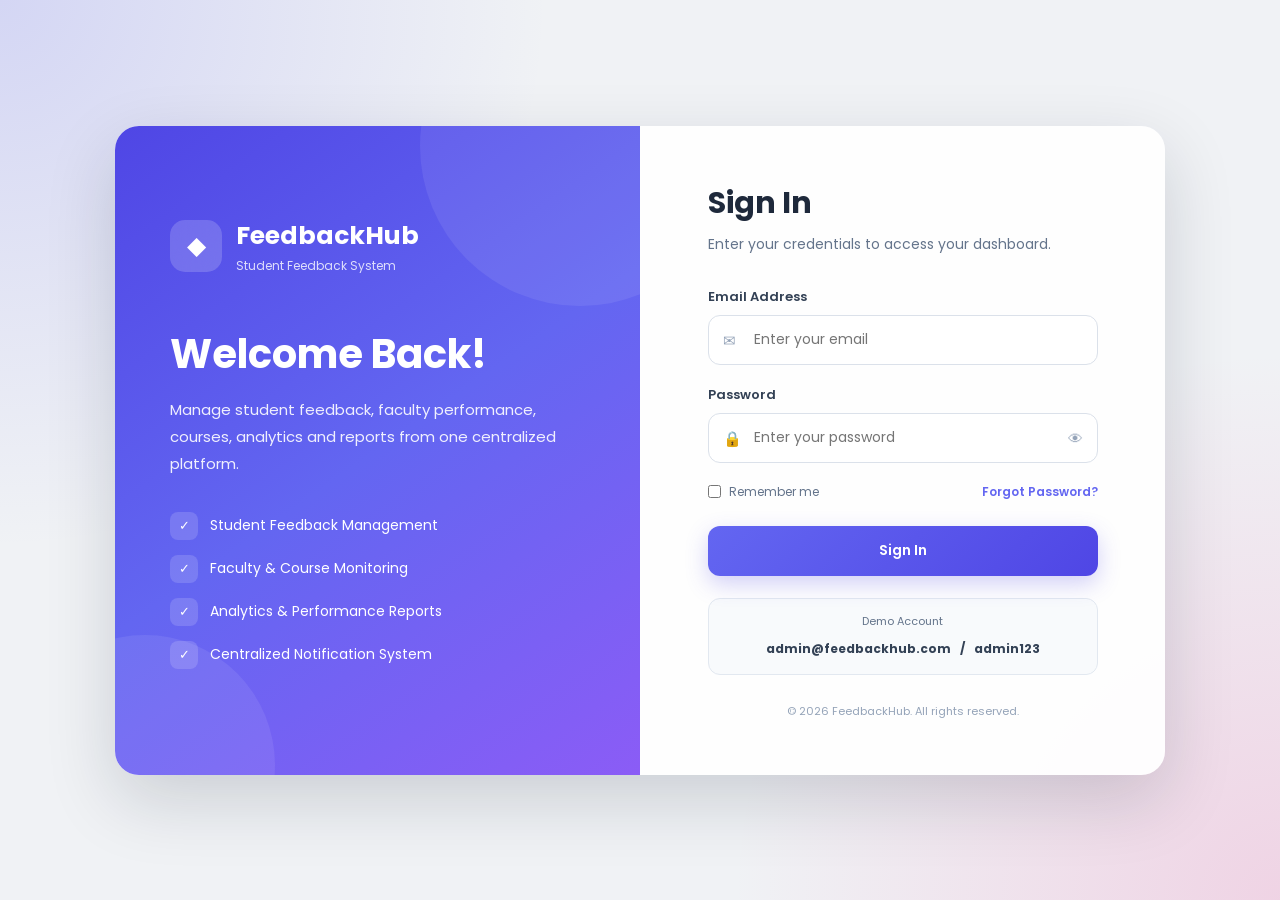
<file: login.html>
<!DOCTYPE html>
<html lang="en">
<head>
    <meta charset="UTF-8">
    <meta name="viewport" content="width=device-width, initial-scale=1.0">
    <title>Login | FeedbackHub</title>

    <link rel="preconnect" href="https://fonts.googleapis.com">
    <link rel="preconnect" href="https://fonts.gstatic.com" crossorigin>
    <link
        href="https://fonts.googleapis.com/css2?family=Poppins:wght@300;400;500;600;700&display=swap"
        rel="stylesheet"
    >

    <link rel="stylesheet" href="css/styles.css">

    <style>
        * {
            box-sizing: border-box;
            margin: 0;
            padding: 0;
        }

        body {
            min-height: 100vh;
            font-family: 'Poppins', sans-serif;
            background:
                radial-gradient(circle at top left, rgba(99, 102, 241, 0.20), transparent 35%),
                radial-gradient(circle at bottom right, rgba(236, 72, 153, 0.18), transparent 35%),
                #f0f2f5;
            display: flex;
            align-items: center;
            justify-content: center;
            padding: 20px;
        }

        .login-wrapper {
            width: 100%;
            max-width: 1050px;
            min-height: 620px;
            display: grid;
            grid-template-columns: 1fr 1fr;
            background: rgba(255, 255, 255, 0.95);
            border-radius: 24px;
            overflow: hidden;
            box-shadow: 0 25px 70px rgba(15, 23, 42, 0.16);
        }

        .login-left {
            position: relative;
            padding: 55px;
            color: #fff;
            background: linear-gradient(
                145deg,
                #4f46e5,
                #6366f1 50%,
                #8b5cf6
            );
            display: flex;
            flex-direction: column;
            justify-content: center;
            overflow: hidden;
        }

        .login-left::before,
        .login-left::after {
            content: "";
            position: absolute;
            border-radius: 50%;
            background: rgba(255, 255, 255, 0.08);
        }

        .login-left::before {
            width: 320px;
            height: 320px;
            top: -140px;
            right: -100px;
        }

        .login-left::after {
            width: 260px;
            height: 260px;
            bottom: -120px;
            left: -100px;
        }

        .brand {
            position: relative;
            z-index: 1;
            display: flex;
            align-items: center;
            gap: 14px;
            margin-bottom: 55px;
        }

        .brand-icon {
            width: 52px;
            height: 52px;
            border-radius: 15px;
            background: rgba(255, 255, 255, 0.18);
            display: flex;
            align-items: center;
            justify-content: center;
            font-size: 25px;
            backdrop-filter: blur(10px);
        }

        .brand h1 {
            font-size: 25px;
            font-weight: 700;
        }

        .brand span {
            display: block;
            font-size: 12px;
            opacity: 0.8;
            margin-top: 2px;
        }

        .welcome-content {
            position: relative;
            z-index: 1;
        }

        .welcome-content h2 {
            font-size: 40px;
            line-height: 1.2;
            margin-bottom: 18px;
        }

        .welcome-content p {
            max-width: 450px;
            font-size: 15px;
            line-height: 1.8;
            opacity: 0.9;
            margin-bottom: 35px;
        }

        .feature-list {
            list-style: none;
        }

        .feature-list li {
            display: flex;
            align-items: center;
            gap: 12px;
            margin-bottom: 15px;
            font-size: 14px;
        }

        .feature-icon {
            width: 28px;
            height: 28px;
            border-radius: 8px;
            background: rgba(255, 255, 255, 0.15);
            display: flex;
            align-items: center;
            justify-content: center;
            font-size: 13px;
        }

        .login-right {
            padding: 55px;
            display: flex;
            align-items: center;
            justify-content: center;
        }

        .login-form-container {
            width: 100%;
            max-width: 390px;
        }

        .login-form-container h2 {
            color: #1e293b;
            font-size: 30px;
            font-weight: 700;
            margin-bottom: 8px;
        }

        .login-subtitle {
            color: #64748b;
            font-size: 14px;
            margin-bottom: 32px;
        }

        .form-group {
            margin-bottom: 20px;
        }

        .form-group label {
            display: block;
            color: #334155;
            font-size: 13px;
            font-weight: 600;
            margin-bottom: 8px;
        }

        .input-wrapper {
            position: relative;
        }

        .input-icon {
            position: absolute;
            left: 15px;
            top: 50%;
            transform: translateY(-50%);
            color: #94a3b8;
            font-size: 15px;
            pointer-events: none;
        }

        .form-control {
            width: 100%;
            height: 50px;
            padding: 0 45px;
            border: 1px solid #dbe1ea;
            border-radius: 12px;
            outline: none;
            background: #fff;
            color: #1e293b;
            font-family: inherit;
            font-size: 14px;
            transition: 0.25s ease;
        }

        .form-control:focus {
            border-color: #6366f1;
            box-shadow: 0 0 0 4px rgba(99, 102, 241, 0.10);
        }

        .password-toggle {
            position: absolute;
            right: 15px;
            top: 50%;
            transform: translateY(-50%);
            border: none;
            background: transparent;
            color: #94a3b8;
            cursor: pointer;
            font-size: 15px;
        }

        .password-toggle:hover {
            color: #6366f1;
        }

        .form-options {
            display: flex;
            align-items: center;
            justify-content: space-between;
            margin-bottom: 25px;
        }

        .remember-me {
            display: flex;
            align-items: center;
            gap: 8px;
            color: #64748b;
            font-size: 12px;
            cursor: pointer;
        }

        .remember-me input {
            accent-color: #6366f1;
        }

        .forgot-password {
            border: none;
            background: transparent;
            color: #6366f1;
            font-family: inherit;
            font-size: 12px;
            font-weight: 600;
            cursor: pointer;
        }

        .forgot-password:hover {
            text-decoration: underline;
        }

        .login-btn {
            width: 100%;
            height: 50px;
            border: none;
            border-radius: 12px;
            background: linear-gradient(135deg, #6366f1, #4f46e5);
            color: #fff;
            font-family: inherit;
            font-size: 14px;
            font-weight: 600;
            cursor: pointer;
            transition: 0.25s ease;
            box-shadow: 0 8px 22px rgba(79, 70, 229, 0.25);
        }

        .login-btn:hover {
            transform: translateY(-2px);
            box-shadow: 0 12px 28px rgba(79, 70, 229, 0.30);
        }

        .login-btn:active {
            transform: translateY(0);
        }

        .demo-login {
            margin-top: 22px;
            padding: 14px;
            border-radius: 12px;
            background: #f8fafc;
            border: 1px solid #e2e8f0;
            text-align: center;
        }

        .demo-login p {
            color: #64748b;
            font-size: 11px;
            margin-bottom: 5px;
        }

        .demo-login strong {
            color: #334155;
            font-size: 12px;
        }

        .message {
            display: none;
            padding: 11px 13px;
            border-radius: 10px;
            font-size: 12px;
            margin-bottom: 18px;
        }

        .message.error {
            display: block;
            color: #b91c1c;
            background: #fef2f2;
            border: 1px solid #fecaca;
        }

        .message.success {
            display: block;
            color: #047857;
            background: #ecfdf5;
            border: 1px solid #a7f3d0;
        }

        .footer-text {
            margin-top: 28px;
            text-align: center;
            color: #94a3b8;
            font-size: 11px;
        }

        @media (max-width: 850px) {
            .login-wrapper {
                grid-template-columns: 1fr;
                max-width: 520px;
            }

            .login-left {
                padding: 35px;
                min-height: 360px;
            }

            .welcome-content h2 {
                font-size: 30px;
            }

            .brand {
                margin-bottom: 30px;
            }

            .login-right {
                padding: 40px 30px;
            }
        }

        @media (max-width: 480px) {
            body {
                padding: 10px;
            }

            .login-wrapper {
                border-radius: 18px;
            }

            .login-left {
                padding: 28px 22px;
            }

            .login-right {
                padding: 35px 22px;
            }

            .welcome-content h2 {
                font-size: 27px;
            }

            .welcome-content p {
                font-size: 13px;
            }
        }
    </style>
</head>

<body>

    <div class="login-wrapper">

        <!-- LEFT SECTION -->
        <section class="login-left">

            <div class="brand">
                <div class="brand-icon">◆</div>

                <div>
                    <h1>FeedbackHub</h1>
                    <span>Student Feedback System</span>
                </div>
            </div>

            <div class="welcome-content">
                <h2>Welcome Back!</h2>

                <p>
                    Manage student feedback, faculty performance,
                    courses, analytics and reports from one centralized
                    platform.
                </p>

                <ul class="feature-list">

                    <li>
                        <span class="feature-icon">✓</span>
                        Student Feedback Management
                    </li>

                    <li>
                        <span class="feature-icon">✓</span>
                        Faculty & Course Monitoring
                    </li>

                    <li>
                        <span class="feature-icon">✓</span>
                        Analytics & Performance Reports
                    </li>

                    <li>
                        <span class="feature-icon">✓</span>
                        Centralized Notification System
                    </li>

                </ul>
            </div>

        </section>


        <!-- RIGHT SECTION -->
        <section class="login-right">

            <div class="login-form-container">

                <h2>Sign In</h2>

                <p class="login-subtitle">
                    Enter your credentials to access your dashboard.
                </p>

                <div id="message" class="message"></div>

                <form id="loginForm">

                    <!-- EMAIL -->
                    <div class="form-group">
                        <label for="email">Email Address</label>

                        <div class="input-wrapper">

                            <span class="input-icon">✉</span>

                            <input
                                type="email"
                                id="email"
                                class="form-control"
                                placeholder="Enter your email"
                                autocomplete="email"
                                required
                            >

                        </div>
                    </div>


                    <!-- PASSWORD -->
                    <div class="form-group">

                        <label for="password">Password</label>

                        <div class="input-wrapper">

                            <span class="input-icon">🔒</span>

                            <input
                                type="password"
                                id="password"
                                class="form-control"
                                placeholder="Enter your password"
                                autocomplete="current-password"
                                required
                            >

                            <button
                                type="button"
                                class="password-toggle"
                                id="togglePassword"
                                aria-label="Show password"
                            >
                                👁
                            </button>

                        </div>

                    </div>


                    <!-- OPTIONS -->
                    <div class="form-options">

                        <label class="remember-me">
                            <input type="checkbox" id="rememberMe">
                            Remember me
                        </label>

                        <button
                            type="button"
                            class="forgot-password"
                            id="forgotPassword"
                        >
                            Forgot Password?
                        </button>

                    </div>


                    <!-- LOGIN -->
                    <button type="submit" class="login-btn">
                        Sign In
                    </button>

                </form>


                <!-- DEMO ACCOUNT -->
                <div class="demo-login">
                    <p>Demo Account</p>
                    <strong>
                        admin@feedbackhub.com &nbsp; / &nbsp; admin123
                    </strong>
                </div>

                <div class="footer-text">
                    © 2026 FeedbackHub. All rights reserved.
                </div>

            </div>

        </section>

    </div>


    <script>
        document.addEventListener("DOMContentLoaded", () => {

            const loginForm = document.getElementById("loginForm");
            const emailInput = document.getElementById("email");
            const passwordInput = document.getElementById("password");
            const togglePassword = document.getElementById("togglePassword");
            const forgotPassword = document.getElementById("forgotPassword");
            const message = document.getElementById("message");
            const rememberMe = document.getElementById("rememberMe");

            const DEMO_EMAIL = "admin@feedbackhub.com";
            const DEMO_PASSWORD = "admin123";


            function showMessage(text, type) {
                message.textContent = text;
                message.className = "message " + type;
            }


            function clearMessage() {
                message.textContent = "";
                message.className = "message";
            }


            /* PASSWORD VISIBILITY */
            togglePassword.addEventListener("click", () => {

                if (passwordInput.type === "password") {

                    passwordInput.type = "text";
                    togglePassword.textContent = "🙈";
                    togglePassword.setAttribute(
                        "aria-label",
                        "Hide password"
                    );

                } else {

                    passwordInput.type = "password";
                    togglePassword.textContent = "👁";
                    togglePassword.setAttribute(
                        "aria-label",
                        "Show password"
                    );

                }

            });


            /* REMEMBERED EMAIL */
            const savedEmail = localStorage.getItem("feedbackhubEmail");

            if (savedEmail) {
                emailInput.value = savedEmail;
                rememberMe.checked = true;
            }


            /* LOGIN */
            loginForm.addEventListener("submit", (event) => {

                event.preventDefault();

                clearMessage();

                const email = emailInput.value.trim();
                const password = passwordInput.value;

                if (!email || !password) {

                    showMessage(
                        "Please enter your email and password.",
                        "error"
                    );

                    return;
                }


                if (
                    email.toLowerCase() === DEMO_EMAIL &&
                    password === DEMO_PASSWORD
                ) {

                    if (rememberMe.checked) {
                        localStorage.setItem(
                            "feedbackhubEmail",
                            email
                        );
                    } else {
                        localStorage.removeItem(
                            "feedbackhubEmail"
                        );
                    }

                    sessionStorage.setItem(
                        "feedbackhubLoggedIn",
                        "true"
                    );

                    sessionStorage.setItem(
                        "feedbackhubUser",
                        email
                    );

                    showMessage(
                        "Login successful. Redirecting...",
                        "success"
                    );

                    setTimeout(() => {
                        window.location.href = "index.html";
                    }, 700);

                } else {

                    showMessage(
                        "Invalid email or password. Use the demo account shown below.",
                        "error"
                    );

                }

            });


            /* FORGOT PASSWORD */
            forgotPassword.addEventListener("click", () => {

                showMessage(
                    "Password recovery is available in the full authentication backend.",
                    "error"
                );

            });

        });
    </script>

</body>
</html>
</file>
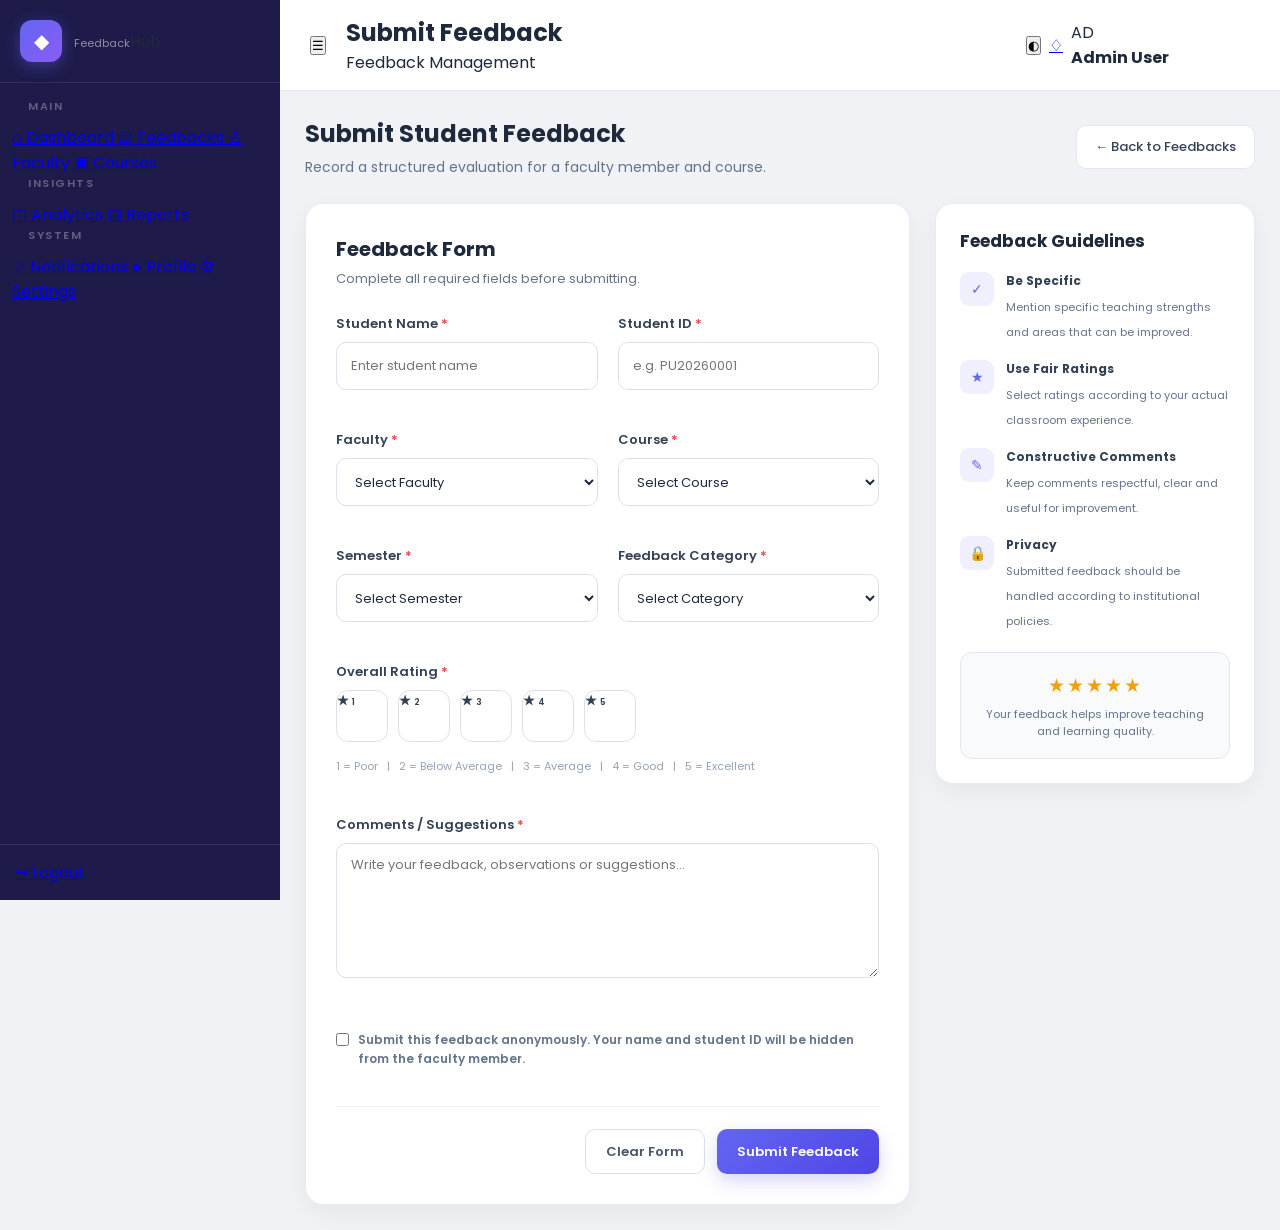
<file: pages/pagesfeedback-form.html>
<!DOCTYPE html>
<html lang="en">
<head>
    <meta charset="UTF-8">
    <meta name="viewport" content="width=device-width, initial-scale=1.0">

    <title>Submit Feedback | FeedbackHub</title>

    <link rel="preconnect" href="https://fonts.googleapis.com">
    <link rel="preconnect" href="https://fonts.gstatic.com" crossorigin>

    <link
        href="https://fonts.googleapis.com/css2?family=Poppins:wght@300;400;500;500;600;700&display=swap"
        rel="stylesheet"
    >

    <link rel="stylesheet" href="../css/styles.css">

    <style>
        .feedback-page {
            padding: 25px;
        }

        .page-header {
            display: flex;
            justify-content: space-between;
            align-items: center;
            gap: 20px;
            margin-bottom: 25px;
        }

        .page-header h1 {
            margin: 0;
        }

        .page-header p {
            margin-top: 6px;
            color: var(--text-muted, #64748b);
            font-size: 14px;
        }

        .back-btn {
            display: inline-flex;
            align-items: center;
            gap: 8px;
            text-decoration: none;
            padding: 11px 18px;
            border-radius: 10px;
            background: #fff;
            color: #334155;
            border: 1px solid #e2e8f0;
            font-size: 13px;
            font-weight: 500;
            transition: 0.2s ease;
        }

        .back-btn:hover {
            border-color: var(--primary, #6366f1);
            color: var(--primary, #6366f1);
        }

        .feedback-layout {
            display: grid;
            grid-template-columns: 1fr 320px;
            gap: 25px;
        }

        .feedback-card,
        .info-card {
            background: #fff;
            border-radius: 18px;
            border: 1px solid #e8ebf2;
            box-shadow: 0 8px 25px rgba(15, 23, 42, 0.05);
        }

        .feedback-card {
            padding: 30px;
        }

        .info-card {
            padding: 24px;
            height: fit-content;
        }

        .section-title {
            margin-bottom: 25px;
        }

        .section-title h2 {
            margin: 0 0 5px;
            font-size: 20px;
            color: #1e293b;
        }

        .section-title p {
            margin: 0;
            font-size: 13px;
            color: #64748b;
        }

        .form-grid {
            display: grid;
            grid-template-columns: repeat(2, 1fr);
            gap: 20px;
        }

        .form-group {
            margin-bottom: 20px;
        }

        .form-group.full {
            grid-column: 1 / -1;
        }

        .form-group label {
            display: block;
            color: #334155;
            font-size: 13px;
            font-weight: 600;
            margin-bottom: 8px;
        }

        .required {
            color: #ef4444;
        }

        .form-control {
            width: 100%;
            min-height: 48px;
            padding: 11px 14px;
            border: 1px solid #dbe1ea;
            border-radius: 10px;
            outline: none;
            background: #fff;
            color: #1e293b;
            font-family: inherit;
            font-size: 13px;
            transition: 0.2s ease;
        }

        .form-control:focus {
            border-color: #6366f1;
            box-shadow: 0 0 0 4px rgba(99, 102, 241, 0.09);
        }

        textarea.form-control {
            min-height: 135px;
            resize: vertical;
        }

        select.form-control {
            cursor: pointer;
        }

        .rating-box {
            display: flex;
            gap: 10px;
            flex-wrap: wrap;
        }

        .rating-option {
            position: relative;
        }

        .rating-option input {
            position: absolute;
            opacity: 0;
            pointer-events: none;
        }

        .rating-label {
            width: 52px;
            height: 52px;
            border-radius: 12px;
            border: 1px solid #dbe1ea;
            background: #fff;
            display: flex;
            align-items: center;
            justify-content: center;
            flex-direction: column;
            cursor: pointer;
            color: #64748b;
            font-size: 16px;
            transition: 0.2s ease;
        }

        .rating-label span {
            font-size: 9px;
            margin-top: 2px;
        }

        .rating-option input:checked + .rating-label {
            background: rgba(99, 102, 241, 0.10);
            border-color: #6366f1;
            color: #4f46e5;
            transform: translateY(-2px);
        }

        .rating-help {
            margin-top: 8px;
            color: #94a3b8;
            font-size: 11px;
        }

        .check-row {
            display: flex;
            align-items: flex-start;
            gap: 9px;
            margin-top: 5px;
        }

        .check-row input {
            margin-top: 3px;
            accent-color: #6366f1;
        }

        .check-row label {
            font-size: 12px;
            line-height: 1.6;
            color: #64748b;
            cursor: pointer;
        }

        .form-actions {
            display: flex;
            justify-content: flex-end;
            gap: 12px;
            margin-top: 10px;
            padding-top: 22px;
            border-top: 1px solid #edf0f5;
        }

        .btn {
            min-height: 45px;
            padding: 0 20px;
            border-radius: 10px;
            font-family: inherit;
            font-size: 13px;
            font-weight: 600;
            cursor: pointer;
            transition: 0.2s ease;
        }

        .btn-secondary {
            background: #fff;
            color: #475569;
            border: 1px solid #dbe1ea;
        }

        .btn-secondary:hover {
            background: #f8fafc;
        }

        .btn-primary {
            border: none;
            color: #fff;
            background: linear-gradient(135deg, #6366f1, #4f46e5);
            box-shadow: 0 7px 18px rgba(79, 70, 229, 0.22);
        }

        .btn-primary:hover {
            transform: translateY(-1px);
        }

        .info-card h3 {
            color: #1e293b;
            font-size: 17px;
            margin-bottom: 18px;
        }

        .info-item {
            display: flex;
            align-items: flex-start;
            gap: 12px;
            margin-bottom: 17px;
        }

        .info-icon {
            width: 34px;
            height: 34px;
            flex-shrink: 0;
            display: flex;
            align-items: center;
            justify-content: center;
            border-radius: 9px;
            background: rgba(99, 102, 241, 0.10);
            color: #6366f1;
            font-size: 14px;
        }

        .info-item strong {
            display: block;
            color: #334155;
            font-size: 12px;
            margin-bottom: 3px;
        }

        .info-item span {
            color: #64748b;
            font-size: 11px;
            line-height: 1.5;
        }

        .rating-preview {
            padding: 18px;
            margin-top: 20px;
            border-radius: 12px;
            background: #f8fafc;
            border: 1px solid #e2e8f0;
            text-align: center;
        }

        .rating-preview .stars {
            color: #f59e0b;
            font-size: 19px;
            letter-spacing: 2px;
            margin-bottom: 6px;
        }

        .rating-preview p {
            margin: 0;
            color: #64748b;
            font-size: 11px;
        }

        .success-message {
            display: none;
            padding: 15px;
            margin-bottom: 22px;
            background: #ecfdf5;
            border: 1px solid #a7f3d0;
            color: #047857;
            border-radius: 10px;
            font-size: 12px;
        }

        @media (max-width: 1000px) {
            .feedback-layout {
                grid-template-columns: 1fr;
            }
        }

        @media (max-width: 700px) {
            .feedback-page {
                padding: 15px;
            }

            .page-header {
                align-items: flex-start;
                flex-direction: column;
            }

            .form-grid {
                grid-template-columns: 1fr;
                gap: 0;
            }

            .form-group.full {
                grid-column: auto;
            }

            .feedback-card {
                padding: 20px;
            }

            .form-actions {
                flex-direction: column-reverse;
            }

            .btn {
                width: 100%;
            }
        }
    </style>
</head>

<body>

<div class="app-container">

    <!-- SIDEBAR -->
    <aside class="sidebar" id="sidebar">

        <div class="sidebar-header">
            <div class="logo">
                <div class="logo-icon">◆</div>
                <div class="logo-text">
                    <span>Feedback</span>Hub
                </div>
            </div>
        </div>

        <nav class="sidebar-nav">

            <div class="nav-section">
                <div class="nav-section-title">MAIN</div>

                <a href="../index.html" class="nav-item">
                    <span class="nav-icon">⌂</span>
                    <span>Dashboard</span>
                </a>

                <a href="feedbacks.html" class="nav-item active">
                    <span class="nav-icon">▤</span>
                    <span>Feedbacks</span>
                </a>

                <a href="faculty.html" class="nav-item">
                    <span class="nav-icon">♙</span>
                    <span>Faculty</span>
                </a>

                <a href="courses.html" class="nav-item">
                    <span class="nav-icon">▣</span>
                    <span>Courses</span>
                </a>
            </div>

            <div class="nav-section">
                <div class="nav-section-title">INSIGHTS</div>

                <a href="analytics.html" class="nav-item">
                    <span class="nav-icon">◫</span>
                    <span>Analytics</span>
                </a>

                <a href="reports.html" class="nav-item">
                    <span class="nav-icon">▥</span>
                    <span>Reports</span>
                </a>
            </div>

            <div class="nav-section">
                <div class="nav-section-title">SYSTEM</div>

                <a href="notifications.html" class="nav-item">
                    <span class="nav-icon">♢</span>
                    <span>Notifications</span>
                </a>

                <a href="profile.html" class="nav-item">
                    <span class="nav-icon">●</span>
                    <span>Profile</span>
                </a>

                <a href="settings.html" class="nav-item">
                    <span class="nav-icon">⚙</span>
                    <span>Settings</span>
                </a>
            </div>

        </nav>

        <div class="sidebar-footer">
            <a href="../login.html" class="nav-item">
                <span class="nav-icon">↪</span>
                <span>Logout</span>
            </a>
        </div>

    </aside>


    <!-- MAIN CONTENT -->
    <main class="main-content">

        <!-- TOP BAR -->
        <header class="topbar">

            <div class="topbar-left">
                <button class="menu-toggle" id="menuToggle">☰</button>

                <div>
                    <h2>Submit Feedback</h2>
                    <span>Feedback Management</span>
                </div>
            </div>

            <div class="topbar-right">

                <button class="icon-btn" id="themeToggle" title="Toggle Theme">
                    ◐
                </button>

                <a href="notifications.html" class="icon-btn">
                    ♢
                </a>

                <div class="user-profile">
                    <div class="avatar">AD</div>

                    <div class="user-info">
                        <strong>Admin User</strong>
                        <span>Administrator</span>
                    </div>
                </div>

            </div>

        </header>


        <!-- PAGE -->
        <section class="feedback-page">

            <div class="page-header">

                <div>
                    <h1>Submit Student Feedback</h1>

                    <p>
                        Record a structured evaluation for a faculty member and course.
                    </p>
                </div>

                <a href="feedbacks.html" class="back-btn">
                    ← Back to Feedbacks
                </a>

            </div>


            <div class="feedback-layout">

                <!-- FORM -->
                <div class="feedback-card">

                    <div class="section-title">
                        <h2>Feedback Form</h2>

                        <p>
                            Complete all required fields before submitting.
                        </p>
                    </div>

                    <div id="successMessage" class="success-message">
                        Feedback submitted successfully.
                    </div>


                    <form id="feedbackForm">

                        <div class="form-grid">

                            <!-- STUDENT -->
                            <div class="form-group">
                                <label for="studentName">
                                    Student Name <span class="required">*</span>
                                </label>

                                <input
                                    type="text"
                                    id="studentName"
                                    class="form-control"
                                    placeholder="Enter student name"
                                    required
                                >
                            </div>


                            <!-- STUDENT ID -->
                            <div class="form-group">
                                <label for="studentId">
                                    Student ID <span class="required">*</span>
                                </label>

                                <input
                                    type="text"
                                    id="studentId"
                                    class="form-control"
                                    placeholder="e.g. PU20260001"
                                    required
                                >
                            </div>


                            <!-- FACULTY -->
                            <div class="form-group">
                                <label for="faculty">
                                    Faculty <span class="required">*</span>
                                </label>

                                <select id="faculty" class="form-control" required>
                                    <option value="">Select Faculty</option>
                                    <option>Dr. Rajesh Kumar</option>
                                    <option>Prof. Priya Sharma</option>
                                    <option>Dr. Amit Patel</option>
                                    <option>Prof. Neha Singh</option>
                                    <option>Dr. Rohan Mehta</option>
                                </select>
                            </div>


                            <!-- COURSE -->
                            <div class="form-group">
                                <label for="course">
                                    Course <span class="required">*</span>
                                </label>

                                <select id="course" class="form-control" required>
                                    <option value="">Select Course</option>
                                    <option>Advanced Java Programming</option>
                                    <option>Web Development</option>
                                    <option>Database Management System</option>
                                    <option>Cyber Security</option>
                                    <option>Software Engineering</option>
                                    <option>Data Analytics</option>
                                </select>
                            </div>


                            <!-- SEMESTER -->
                            <div class="form-group">
                                <label for="semester">
                                    Semester <span class="required">*</span>
                                </label>

                                <select id="semester" class="form-control" required>
                                    <option value="">Select Semester</option>
                                    <option>Semester 1</option>
                                    <option>Semester 2</option>
                                    <option>Semester 3</option>
                                    <option>Semester 4</option>
                                </select>
                            </div>


                            <!-- CATEGORY -->
                            <div class="form-group">
                                <label for="category">
                                    Feedback Category <span class="required">*</span>
                                </label>

                                <select id="category" class="form-control" required>
                                    <option value="">Select Category</option>
                                    <option>Teaching Quality</option>
                                    <option>Subject Knowledge</option>
                                    <option>Communication</option>
                                    <option>Class Management</option>
                                    <option>Course Content</option>
                                    <option>Overall Performance</option>
                                </select>
                            </div>


                            <!-- RATING -->
                            <div class="form-group full">

                                <label>
                                    Overall Rating <span class="required">*</span>
                                </label>

                                <div class="rating-box">

                                    <div class="rating-option">
                                        <input
                                            type="radio"
                                            name="rating"
                                            value="1"
                                            id="rating1"
                                            required
                                        >
                                        <label class="rating-label" for="rating1">
                                            ★
                                            <span>1</span>
                                        </label>
                                    </div>

                                    <div class="rating-option">
                                        <input
                                            type="radio"
                                            name="rating"
                                            value="2"
                                            id="rating2"
                                        >
                                        <label class="rating-label" for="rating2">
                                            ★
                                            <span>2</span>
                                        </label>
                                    </div>

                                    <div class="rating-option">
                                        <input
                                            type="radio"
                                            name="rating"
                                            value="3"
                                            id="rating3"
                                        >
                                        <label class="rating-label" for="rating3">
                                            ★
                                            <span>3</span>
                                        </label>
                                    </div>

                                    <div class="rating-option">
                                        <input
                                            type="radio"
                                            name="rating"
                                            value="4"
                                            id="rating4"
                                        >
                                        <label class="rating-label" for="rating4">
                                            ★
                                            <span>4</span>
                                        </label>
                                    </div>

                                    <div class="rating-option">
                                        <input
                                            type="radio"
                                            name="rating"
                                            value="5"
                                            id="rating5"
                                        >
                                        <label class="rating-label" for="rating5">
                                            ★
                                            <span>5</span>
                                        </label>
                                    </div>

                                </div>

                                <div class="rating-help">
                                    1 = Poor &nbsp; | &nbsp;
                                    2 = Below Average &nbsp; | &nbsp;
                                    3 = Average &nbsp; | &nbsp;
                                    4 = Good &nbsp; | &nbsp;
                                    5 = Excellent
                                </div>

                            </div>


                            <!-- COMMENTS -->
                            <div class="form-group full">

                                <label for="comments">
                                    Comments / Suggestions
                                    <span class="required">*</span>
                                </label>

                                <textarea
                                    id="comments"
                                    class="form-control"
                                    placeholder="Write your feedback, observations or suggestions..."
                                    required
                                ></textarea>

                            </div>


                            <!-- ANONYMOUS -->
                            <div class="form-group full">

                                <div class="check-row">

                                    <input
                                        type="checkbox"
                                        id="anonymous"
                                    >

                                    <label for="anonymous">
                                        Submit this feedback anonymously.
                                        Your name and student ID will be hidden
                                        from the faculty member.
                                    </label>

                                </div>

                            </div>

                        </div>


                        <div class="form-actions">

                            <button
                                type="reset"
                                class="btn btn-secondary"
                            >
                                Clear Form
                            </button>

                            <button
                                type="submit"
                                class="btn btn-primary"
                            >
                                Submit Feedback
                            </button>

                        </div>

                    </form>

                </div>


                <!-- INFORMATION CARD -->
                <aside class="info-card">

                    <h3>Feedback Guidelines</h3>


                    <div class="info-item">

                        <div class="info-icon">✓</div>

                        <div>
                            <strong>Be Specific</strong>
                            <span>
                                Mention specific teaching strengths
                                and areas that can be improved.
                            </span>
                        </div>

                    </div>


                    <div class="info-item">

                        <div class="info-icon">★</div>

                        <div>
                            <strong>Use Fair Ratings</strong>
                            <span>
                                Select ratings according to your
                                actual classroom experience.
                            </span>
                        </div>

                    </div>


                    <div class="info-item">

                        <div class="info-icon">✎</div>

                        <div>
                            <strong>Constructive Comments</strong>
                            <span>
                                Keep comments respectful, clear
                                and useful for improvement.
                            </span>
                        </div>

                    </div>


                    <div class="info-item">

                        <div class="info-icon">🔒</div>

                        <div>
                            <strong>Privacy</strong>
                            <span>
                                Submitted feedback should be handled
                                according to institutional policies.
                            </span>
                        </div>

                    </div>


                    <div class="rating-preview">

                        <div class="stars">
                            ★★★★★
                        </div>

                        <p>
                            Your feedback helps improve teaching
                            and learning quality.
                        </p>

                    </div>

                </aside>

            </div>

        </section>

    </main>

</div>


<script>
document.addEventListener("DOMContentLoaded", () => {

    const sidebar = document.getElementById("sidebar");
    const menuToggle = document.getElementById("menuToggle");
    const themeToggle = document.getElementById("themeToggle");

    const feedbackForm = document.getElementById("feedbackForm");
    const successMessage = document.getElementById("successMessage");
    const anonymous = document.getElementById("anonymous");

    const studentName = document.getElementById("studentName");
    const studentId = document.getElementById("studentId");


    /* MOBILE SIDEBAR */
    if (menuToggle) {
        menuToggle.addEventListener("click", () => {
            sidebar.classList.toggle("open");
        });
    }


    /* THEME */
    const savedTheme = localStorage.getItem("theme");

    if (savedTheme === "dark") {
        document.documentElement.setAttribute(
            "data-theme",
            "dark"
        );
    }

    if (themeToggle) {
        themeToggle.addEventListener("click", () => {

            const currentTheme =
                document.documentElement.getAttribute("data-theme");

            if (currentTheme === "dark") {

                document.documentElement.removeAttribute("data-theme");

                localStorage.setItem(
                    "theme",
                    "light"
                );

            } else {

                document.documentElement.setAttribute(
                    "data-theme",
                    "dark"
                );

                localStorage.setItem(
                    "theme",
                    "dark"
                );

            }

        });
    }


    /* ANONYMOUS MODE */
    anonymous.addEventListener("change", () => {

        if (anonymous.checked) {

            studentName.value = "Anonymous";
            studentId.value = "Hidden";

            studentName.disabled = true;
            studentId.disabled = true;

        } else {

            studentName.value = "";
            studentId.value = "";

            studentName.disabled = false;
            studentId.disabled = false;

        }

    });


    /* SUBMIT */
    feedbackForm.addEventListener("submit", (event) => {

        event.preventDefault();

        const rating =
            document.querySelector(
                'input[name="rating"]:checked'
            );

        if (!rating) {
            alert("Please select an overall rating.");
            return;
        }


        const feedback = {
            studentName: studentName.value,
            studentId: studentId.value,
            faculty: document.getElementById("faculty").value,
            course: document.getElementById("course").value,
            semester: document.getElementById("semester").value,
            category: document.getElementById("category").value,
            rating: rating.value,
            comments: document.getElementById("comments").value,
            anonymous: anonymous.checked,
            submittedAt: new Date().toISOString()
        };


        /* SAVE TO LOCAL STORAGE */
        const existingFeedbacks =
            JSON.parse(
                localStorage.getItem("feedbackHubFeedbacks") || "[]"
            );

        existingFeedbacks.push(feedback);

        localStorage.setItem(
            "feedbackHubFeedbacks",
            JSON.stringify(existingFeedbacks)
        );


        successMessage.style.display = "block";

        successMessage.textContent =
            "Feedback submitted successfully and saved locally.";


        window.scrollTo({
            top: 0,
            behavior: "smooth"
        });


        setTimeout(() => {
            feedbackForm.reset();

            studentName.disabled = false;
            studentId.disabled = false;

            successMessage.style.display = "none";

        }, 1800);

    });

});
</script>

</body>
</html>
</file>
<file: css/styles.css>
/* ========================================
   STUDENT FEEDBACK SYSTEM - DASHBOARD
   ======================================== */

:root {
    /* Primary Colors */
    --primary: #6366f1;
    --primary-light: #818cf8;
    --primary-dark: #4f46e5;
    --primary-bg: rgba(99, 102, 241, 0.1);

    /* Accent Colors */
    --accent-pink: #ec4899;
    --accent-green: #10b981;
    --accent-yellow: #f59e0b;
    --accent-red: #ef4444;
    --accent-purple: #8b5cf6;
    --accent-cyan: #06b6d4;

    /* Light Theme */
    --bg-primary: #f0f2f5;
    --bg-secondary: #ffffff;
    --bg-tertiary: #f8fafc;
    --text-primary: #1e293b;
    --text-secondary: #64748b;
    --text-tertiary: #94a3b8;
    --border-color: #e2e8f0;
    --shadow-sm: 0 1px 3px rgba(0, 0, 0, 0.06);
    --shadow-md: 0 4px 12px rgba(0, 0, 0, 0.08);
    --shadow-lg: 0 10px 40px rgba(0, 0, 0, 0.1);
    --shadow-xl: 0 20px 60px rgba(0, 0, 0, 0.12);

    /* Sidebar */
    --sidebar-width: 280px;
    --sidebar-collapsed: 80px;
    --sidebar-bg: #1e1b4b;
    --sidebar-hover: rgba(255, 255, 255, 0.08);
    --sidebar-active: rgba(99, 102, 241, 0.3);

    /* Transitions */
    --transition: all 0.3s cubic-bezier(0.4, 0, 0.2, 1);
    --transition-fast: all 0.15s ease;

    /* Border Radius */
    --radius-sm: 8px;
    --radius-md: 12px;
    --radius-lg: 16px;
    --radius-xl: 20px;
    --radius-full: 9999px;
}

/* Dark Theme */
[data-theme="dark"] {
    --bg-primary: #0f172a;
    --bg-secondary: #1e293b;
    --bg-tertiary: #1a2332;
    --text-primary: #f1f5f9;
    --text-secondary: #94a3b8;
    --text-tertiary: #64748b;
    --border-color: #334155;
    --shadow-sm: 0 1px 3px rgba(0, 0, 0, 0.2);
    --shadow-md: 0 4px 12px rgba(0, 0, 0, 0.3);
    --shadow-lg: 0 10px 40px rgba(0, 0, 0, 0.4);
    --shadow-xl: 0 20px 60px rgba(0, 0, 0, 0.5);
    --sidebar-bg: #0c0a2a;
}

/* ========================================
   RESET & BASE
   ======================================== */
* {
    margin: 0;
    padding: 0;
    box-sizing: border-box;
}

html {
    scroll-behavior: smooth;
}

body {
    font-family: 'Poppins', sans-serif;
    background: var(--bg-primary);
    color: var(--text-primary);
    display: flex;
    min-height: 100vh;
    overflow-x: hidden;
}

::-webkit-scrollbar {
    width: 6px;
    height: 6px;
}

::-webkit-scrollbar-track {
    background: transparent;
}

::-webkit-scrollbar-thumb {
    background: var(--text-tertiary);
    border-radius: var(--radius-full);
}

::-webkit-scrollbar-thumb:hover {
    background: var(--text-secondary);
}

/* ========================================
   SIDEBAR
   ======================================== */
.sidebar {
    width: var(--sidebar-width);
    height: 100vh;
    background: var(--sidebar-bg);
    position: fixed;
    left: 0;
    top: 0;
    z-index: 1000;
    display: flex;
    flex-direction: column;
    transition: var(--transition);
    overflow: hidden;
}

.sidebar.collapsed {
    width: var(--sidebar-collapsed);
}

.sidebar-header {
    padding: 20px;
    display: flex;
    align-items: center;
    justify-content: space-between;
    border-bottom: 1px solid rgba(255, 255, 255, 0.08);
}

.logo {
    display: flex;
    align-items: center;
    gap: 12px;
}

.logo-icon {
    width: 42px;
    height: 42px;
    background: linear-gradient(135deg, var(--primary), var(--accent-purple));
    border-radius: var(--radius-md);
    display: flex;
    align-items: center;
    justify-content: center;
    color: white;
    font-size: 20px;
    flex-shrink: 0;
    box-shadow: 0 4px 15px rgba(99, 102, 241, 0.4);
}

.logo-text h2 {
    color: white;
    font-size: 18px;
    font-weight: 700;
    letter-spacing: -0.5px;
    white-space: nowrap;
}

.logo-text span {
    color: rgba(255, 255, 255, 0.5);
    font-size: 11px;
    white-space: nowrap;
}

.sidebar.collapsed .logo-text {
    display: none;
}

.sidebar-toggle {
    background: rgba(255, 255, 255, 0.1);
    border: none;
    color: rgba(255, 255, 255, 0.6);
    width: 28px;
    height: 28px;
    border-radius: var(--radius-sm);
    cursor: pointer;
    display: flex;
    align-items: center;
    justify-content: center;
    transition: var(--transition);
    flex-shrink: 0;
}

.sidebar-toggle:hover {
    background: rgba(255, 255, 255, 0.2);
    color: white;
}

.sidebar.collapsed .sidebar-toggle i {
    transform: rotate(180deg);
}

/* Sidebar Navigation */
.sidebar-nav {
    flex: 1;
    padding: 15px 12px;
    overflow-y: auto;
    overflow-x: hidden;
}

.sidebar-nav ul {
    list-style: none;
}

.nav-item a {
    display: flex;
    align-items: center;
    gap: 14px;
    padding: 12px 16px;
    color: rgba(255, 255, 255, 0.6);
    text-decoration: none;
    border-radius: var(--radius-md);
    transition: var(--transition);
    margin-bottom: 4px;
    position: relative;
    font-size: 14px;
    font-weight: 500;
    white-space: nowrap;
}

.nav-item a i {
    font-size: 18px;
    width: 22px;
    text-align: center;
    flex-shrink: 0;
}

.nav-item a:hover {
    background: var(--sidebar-hover);
    color: white;
}

.nav-item.active a {
    background: var(--sidebar-active);
    color: white;
    box-shadow: 0 4px 15px rgba(99, 102, 241, 0.2);
}

.nav-item.active a::before {
    content: '';
    position: absolute;
    left: 0;
    top: 50%;
    transform: translateY(-50%);
    width: 3px;
    height: 60%;
    background: var(--primary-light);
    border-radius: 0 4px 4px 0;
}

.sidebar.collapsed .nav-item a span,
.sidebar.collapsed .badge {
    display: none;
}

.badge {
    background: var(--accent-pink);
    color: white;
    font-size: 10px;
    padding: 2px 8px;
    border-radius: var(--radius-full);
    margin-left: auto;
    font-weight: 600;
}

.nav-divider {
    height: 1px;
    background: rgba(255, 255, 255, 0.08);
    margin: 15px 0;
}

.nav-section-title {
    color: rgba(255, 255, 255, 0.3);
    font-size: 11px;
    text-transform: uppercase;
    letter-spacing: 1.5px;
    padding: 0 16px;
    margin-bottom: 10px;
    font-weight: 600;
    white-space: nowrap;
}

.sidebar.collapsed .nav-section-title,
.sidebar.collapsed .nav-divider {
    display: none;
}

/* Sidebar Footer */
.sidebar-footer {
    padding: 15px;
    border-top: 1px solid rgba(255, 255, 255, 0.08);
}

.user-card {
    display: flex;
    align-items: center;
    gap: 12px;
    padding: 10px;
    background: rgba(255, 255, 255, 0.05);
    border-radius: var(--radius-md);
}

.user-card img {
    width: 40px;
    height: 40px;
    border-radius: var(--radius-full);
    flex-shrink: 0;
}

.user-info h4 {
    color: white;
    font-size: 13px;
    font-weight: 600;
    white-space: nowrap;
}

.user-info span {
    color: rgba(255, 255, 255, 0.4);
    font-size: 11px;
    white-space: nowrap;
}

.sidebar.collapsed .user-info {
    display: none;
}

/* ========================================
   MAIN CONTENT
   ======================================== */
.main-content {
    margin-left: var(--sidebar-width);
    flex: 1;
    transition: var(--transition);
    min-height: 100vh;
}

.sidebar.collapsed ~ .main-content {
    margin-left: var(--sidebar-collapsed);
}

/* ========================================
   TOP BAR
   ======================================== */
.topbar {
    display: flex;
    align-items: center;
    justify-content: space-between;
    padding: 15px 30px;
    background: var(--bg-secondary);
    border-bottom: 1px solid var(--border-color);
    position: sticky;
    top: 0;
    z-index: 100;
    backdrop-filter: blur(20px);
}

.topbar-left {
    display: flex;
    align-items: center;
    gap: 20px;
}

.menu-btn {
    display: none;
    background: none;
    border: none;
    color: var(--text-primary);
    font-size: 20px;
    cursor: pointer;
    padding: 8px;
    border-radius: var(--radius-sm);
    transition: var(--transition);
}

.menu-btn:hover {
    background: var(--primary-bg);
    color: var(--primary);
}

.search-box {
    display: flex;
    align-items: center;
    gap: 10px;
    background: var(--bg-primary);
    padding: 10px 20px;
    border-radius: var(--radius-full);
    min-width: 350px;
    border: 1px solid var(--border-color);
    transition: var(--transition);
}

.search-box:focus-within {
    border-color: var(--primary);
    box-shadow: 0 0 0 3px var(--primary-bg);
}

.search-box i {
    color: var(--text-tertiary);
    font-size: 14px;
}

.search-box input {
    border: none;
    background: none;
    outline: none;
    color: var(--text-primary);
    font-family: 'Poppins', sans-serif;
    font-size: 13px;
    width: 100%;
}

.search-box input::placeholder {
    color: var(--text-tertiary);
}

.topbar-right {
    display: flex;
    align-items: center;
    gap: 8px;
}

.topbar-icon {
    width: 40px;
    height: 40px;
    display: flex;
    align-items: center;
    justify-content: center;
    border-radius: var(--radius-md);
    color: var(--text-secondary);
    cursor: pointer;
    transition: var(--transition);
    position: relative;
}

.topbar-icon:hover {
    background: var(--primary-bg);
    color: var(--primary);
}

.notification-dot {
    position: absolute;
    top: 8px;
    right: 8px;
    width: 8px;
    height: 8px;
    background: var(--accent-red);
    border-radius: 50%;
    border: 2px solid var(--bg-secondary);
    animation: pulse 2s infinite;
}

@keyframes pulse {
    0% { box-shadow: 0 0 0 0 rgba(239, 68, 68, 0.4); }
    70% { box-shadow: 0 0 0 8px rgba(239, 68, 68, 0); }
    100% { box-shadow: 0 0 0 0 rgba(239, 68, 68, 0); }
}

.user-avatar {
    position: relative;
    cursor: pointer;
    margin-left: 8px;
}

.user-avatar img {
    width: 36px;
    height: 36px;
    border-radius: var(--radius-full);
    border: 2px solid var(--primary);
}

.status-dot {
    position: absolute;
    bottom: 0;
    right: 0;
    width: 10px;
    height: 10px;
    background: var(--accent-green);
    border-radius: 50%;
    border: 2px solid var(--bg-secondary);
}

/* ========================================
   DASHBOARD CONTENT
   ======================================== */
.dashboard-content {
    padding: 30px;
}

/* Welcome Section */
.welcome-section {
    display: flex;
    align-items: center;
    justify-content: space-between;
    margin-bottom: 30px;
    flex-wrap: wrap;
    gap: 20px;
}

.welcome-text h1 {
    font-size: 26px;
    font-weight: 700;
    margin-bottom: 5px;
    letter-spacing: -0.5px;
}

.welcome-text p {
    color: var(--text-secondary);
    font-size: 14px;
}

.date-filter {
    display: flex;
    gap: 5px;
    background: var(--bg-secondary);
    padding: 5px;
    border-radius: var(--radius-full);
    border: 1px solid var(--border-color);
}

.filter-btn {
    padding: 8px 18px;
    border: none;
    background: none;
    color: var(--text-secondary);
    font-family: 'Poppins', sans-serif;
    font-size: 13px;
    font-weight: 500;
    border-radius: var(--radius-full);
    cursor: pointer;
    transition: var(--transition);
}

.filter-btn:hover {
    color: var(--primary);
}

.filter-btn.active {
    background: var(--primary);
    color: white;
    box-shadow: 0 4px 15px rgba(99, 102, 241, 0.3);
}

/* ========================================
   STAT CARDS
   ======================================== */
.stats-grid {
    display: grid;
    grid-template-columns: repeat(4, 1fr);
    gap: 20px;
    margin-bottom: 30px;
}

.stat-card {
    background: var(--bg-secondary);
    border-radius: var(--radius-lg);
    padding: 24px;
    border: 1px solid var(--border-color);
    transition: var(--transition);
    position: relative;
    overflow: hidden;
    cursor: pointer;
}

.stat-card::before {
    content: '';
    position: absolute;
    top: 0;
    left: 0;
    right: 0;
    height: 3px;
    border-radius: var(--radius-lg) var(--radius-lg) 0 0;
}

.stat-card-1::before { background: linear-gradient(90deg, #6366f1, #818cf8); }
.stat-card-2::before { background: linear-gradient(90deg, #f59e0b, #fbbf24); }
.stat-card-3::before { background: linear-gradient(90deg, #10b981, #34d399); }
.stat-card-4::before { background: linear-gradient(90deg, #ec4899, #f472b6); }

.stat-card:hover {
    transform: translateY(-5px);
    box-shadow: var(--shadow-lg);
}

.stat-card-content {
    display: flex;
    justify-content: space-between;
    align-items: flex-start;
}

.stat-label {
    color: var(--text-secondary);
    font-size: 13px;
    font-weight: 500;
    margin-bottom: 8px;
}

.stat-number {
    font-size: 32px;
    font-weight: 800;
    letter-spacing: -1px;
    margin-bottom: 8px;
}

.stat-card-1 .stat-number { color: var(--primary); }
.stat-card-2 .stat-number { color: var(--accent-yellow); }
.stat-card-3 .stat-number { color: var(--accent-green); }
.stat-card-4 .stat-number { color: var(--accent-pink); }

.stat-change {
    display: flex;
    align-items: center;
    gap: 5px;
    font-size: 12px;
    font-weight: 500;
}

.stat-change.positive {
    color: var(--accent-green);
}

.stat-change.negative {
    color: var(--accent-red);
}

.stat-icon {
    width: 56px;
    height: 56px;
    border-radius: var(--radius-lg);
    display: flex;
    align-items: center;
    justify-content: center;
    font-size: 24px;
}

.stat-card-1 .stat-icon {
    background: linear-gradient(135deg, rgba(99, 102, 241, 0.15), rgba(99, 102, 241, 0.05));
    color: var(--primary);
}

.stat-card-2 .stat-icon {
    background: linear-gradient(135deg, rgba(245, 158, 11, 0.15), rgba(245, 158, 11, 0.05));
    color: var(--accent-yellow);
}

.stat-card-3 .stat-icon {
    background: linear-gradient(135deg, rgba(16, 185, 129, 0.15), rgba(16, 185, 129, 0.05));
    color: var(--accent-green);
}

.stat-card-4 .stat-icon {
    background: linear-gradient(135deg, rgba(236, 72, 153, 0.15), rgba(236, 72, 153, 0.05));
    color: var(--accent-pink);
}

.stat-progress {
    margin-top: 16px;
    height: 4px;
    background: var(--bg-primary);
    border-radius: var(--radius-full);
    overflow: hidden;
}

.stat-card-1 .progress-bar { background: linear-gradient(90deg, #6366f1, #818cf8); }
.stat-card-2 .progress-bar { background: linear-gradient(90deg, #f59e0b, #fbbf24); }
.stat-card-3 .progress-bar { background: linear-gradient(90deg, #10b981, #34d399); }
.stat-card-4 .progress-bar { background: linear-gradient(90deg, #ec4899, #f472b6); }

.progress-bar {
    height: 100%;
    border-radius: var(--radius-full);
    transition: width 1.5s cubic-bezier(0.4, 0, 0.2, 1);
}

/* ========================================
   CHART CARDS
   ======================================== */
.charts-grid {
    display: grid;
    grid-template-columns: 2fr 1fr;
    gap: 20px;
    margin-bottom: 20px;
}

.charts-grid-2 {
    display: grid;
    grid-template-columns: repeat(3, 1fr);
    gap: 20px;
    margin-bottom: 20px;
}

.chart-card {
    background: var(--bg-secondary);
    border-radius: var(--radius-lg);
    padding: 24px;
    border: 1px solid var(--border-color);
    transition: var(--transition);
}

.chart-card:hover {
    box-shadow: var(--shadow-md);
}

.chart-header {
    display: flex;
    align-items: flex-start;
    justify-content: space-between;
    margin-bottom: 20px;
}

.chart-title h3 {
    font-size: 16px;
    font-weight: 700;
    margin-bottom: 2px;
}

.chart-title p {
    font-size: 12px;
    color: var(--text-tertiary);
}

.chart-actions {
    display: flex;
    align-items: center;
    gap: 8px;
}

.chart-select {
    padding: 6px 12px;
    border: 1px solid var(--border-color);
    border-radius: var(--radius-sm);
    background: var(--bg-primary);
    color: var(--text-primary);
    font-family: 'Poppins', sans-serif;
    font-size: 12px;
    outline: none;
    cursor: pointer;
}

.chart-btn {
    width: 32px;
    height: 32px;
    border: 1px solid var(--border-color);
    background: var(--bg-primary);
    color: var(--text-secondary);
    border-radius: var(--radius-sm);
    cursor: pointer;
    display: flex;
    align-items: center;
    justify-content: center;
    transition: var(--transition);
}

.chart-btn:hover {
    background: var(--primary-bg);
    color: var(--primary);
    border-color: var(--primary);
}

.chart-body {
    position: relative;
    height: 300px;
}

.chart-small .chart-body {
    height: 200px;
}

/* Rating Legend */
.rating-legend {
    margin-top: 20px;
    display: flex;
    flex-direction: column;
    gap: 10px;
}

.legend-item {
    display: flex;
    align-items: center;
    gap: 10px;
    font-size: 13px;
    color: var(--text-secondary);
}

.legend-dot {
    width: 10px;
    height: 10px;
    border-radius: 50%;
    flex-shrink: 0;
}

.legend-item strong {
    margin-left: auto;
    color: var(--text-primary);
}

/* Sentiment */
.sentiment-body {
    display: flex;
    flex-direction: column;
    gap: 20px;
}

.sentiment-body .chart-body,
.sentiment-body canvas {
    height: 180px !important;
}

.sentiment-stats {
    display: flex;
    gap: 15px;
    justify-content: center;
}

.sentiment-item {
    display: flex;
    align-items: center;
    gap: 8px;
    padding: 8px 12px;
    border-radius: var(--radius-md);
    background: var(--bg-primary);
}

.sentiment-item i {
    font-size: 20px;
}

.positive-sentiment i { color: var(--accent-green); }
.neutral-sentiment i { color: var(--accent-yellow); }
.negative-sentiment i { color: var(--accent-red); }

.sentiment-item strong {
    font-size: 14px;
    display: block;
}

.sentiment-item span {
    font-size: 11px;
    color: var(--text-tertiary);
}

/* ========================================
   BOTTOM GRID - FACULTY & FEEDBACKS
   ======================================== */
.bottom-grid {
    display: grid;
    grid-template-columns: 1fr 1fr;
    gap: 20px;
    margin-bottom: 20px;
}

.card {
    background: var(--bg-secondary);
    border-radius: var(--radius-lg);
    padding: 24px;
    border: 1px solid var(--border-color);
    transition: var(--transition);
}

.card:hover {
    box-shadow: var(--shadow-md);
}

.card-header {
    display: flex;
    align-items: flex-start;
    justify-content: space-between;
    margin-bottom: 20px;
}

.view-all {
    color: var(--primary);
    font-size: 13px;
    font-weight: 500;
    text-decoration: none;
    display: flex;
    align-items: center;
    gap: 5px;
    transition: var(--transition);
    white-space: nowrap;
}

.view-all:hover {
    gap: 8px;
}

/* Faculty List */
.faculty-list {
    display: flex;
    flex-direction: column;
    gap: 12px;
}

.faculty-item {
    display: flex;
    align-items: center;
    gap: 14px;
    padding: 14px;
    border-radius: var(--radius-md);
    background: var(--bg-tertiary);
    border: 1px solid var(--border-color);
    transition: var(--transition);
    animation: slideInLeft 0.5s ease calc(var(--delay) * 0.1s) both;
}

@keyframes slideInLeft {
    from {
        opacity: 0;
        transform: translateX(-20px);
    }
    to {
        opacity: 1;
        transform: translateX(0);
    }
}

.faculty-item:hover {
    background: var(--primary-bg);
    border-color: var(--primary-light);
    transform: translateX(5px);
}

.faculty-rank {
    width: 30px;
    height: 30px;
    border-radius: var(--radius-full);
    display: flex;
    align-items: center;
    justify-content: center;
    font-size: 12px;
    font-weight: 700;
    background: var(--bg-primary);
    color: var(--text-secondary);
    flex-shrink: 0;
}

.faculty-rank.gold {
    background: linear-gradient(135deg, #f59e0b, #fbbf24);
    color: white;
    box-shadow: 0 3px 10px rgba(245, 158, 11, 0.3);
}

.faculty-rank.silver {
    background: linear-gradient(135deg, #94a3b8, #cbd5e1);
    color: white;
}

.faculty-rank.bronze {
    background: linear-gradient(135deg, #d97706, #f59e0b);
    color: white;
}

.faculty-item img {
    width: 44px;
    height: 44px;
    border-radius: var(--radius-full);
    flex-shrink: 0;
}

.faculty-info {
    flex: 1;
    min-width: 0;
}

.faculty-info h4 {
    font-size: 14px;
    font-weight: 600;
    white-space: nowrap;
    overflow: hidden;
    text-overflow: ellipsis;
}

.faculty-info span {
    font-size: 12px;
    color: var(--text-tertiary);
}

.faculty-rating {
    display: flex;
    align-items: center;
    gap: 8px;
}

.faculty-rating .stars {
    color: var(--accent-yellow);
    font-size: 11px;
    display: flex;
    gap: 2px;
}

.faculty-rating > span {
    font-weight: 700;
    font-size: 14px;
    color: var(--text-primary);
}

.faculty-feedback-count span {
    font-size: 11px;
    color: var(--text-tertiary);
    white-space: nowrap;
}

/* Recent Feedback */
.feedback-list {
    display: flex;
    flex-direction: column;
    gap: 16px;
}

.feedback-item {
    display: flex;
    gap: 14px;
    padding: 16px;
    border-radius: var(--radius-md);
    background: var(--bg-tertiary);
    border: 1px solid var(--border-color);
    transition: var(--transition);
    animation: slideInRight 0.5s ease calc(var(--delay) * 0.1s) both;
}

@keyframes slideInRight {
    from {
        opacity: 0;
        transform: translateX(20px);
    }
    to {
        opacity: 1;
        transform: translateX(0);
    }
}

.feedback-item:hover {
    background: var(--primary-bg);
    border-color: var(--primary-light);
}

.feedback-avatar img {
    width: 40px;
    height: 40px;
    border-radius: var(--radius-full);
    flex-shrink: 0;
}

.feedback-content {
    flex: 1;
    min-width: 0;
}

.feedback-header {
    display: flex;
    justify-content: space-between;
    align-items: center;
    margin-bottom: 4px;
}

.feedback-header h4 {
    font-size: 14px;
    font-weight: 600;
}

.feedback-time {
    font-size: 11px;
    color: var(--text-tertiary);
    white-space: nowrap;
}

.feedback-course {
    font-size: 12px;
    color: var(--primary);
    font-weight: 500;
    margin-bottom: 6px;
}

.feedback-text {
    font-size: 13px;
    color: var(--text-secondary);
    line-height: 1.5;
    margin-bottom: 10px;
}

.feedback-footer {
    display: flex;
    align-items: center;
    justify-content: space-between;
}

.feedback-stars {
    color: var(--accent-yellow);
    font-size: 12px;
    display: flex;
    gap: 2px;
}

.feedback-tag {
    font-size: 11px;
    font-weight: 600;
    padding: 3px 10px;
    border-radius: var(--radius-full);
}

.positive-tag {
    background: rgba(16, 185, 129, 0.1);
    color: var(--accent-green);
}

.neutral-tag {
    background: rgba(245, 158, 11, 0.1);
    color: var(--accent-yellow);
}

.negative-tag {
    background: rgba(239, 68, 68, 0.1);
    color: var(--accent-red);
}

/* ========================================
   EXTRA GRID
   ======================================== */
.extra-grid {
    display: grid;
    grid-template-columns: 1fr 1fr 1fr;
    gap: 20px;
}

/* Word Cloud */
.word-cloud {
    display: flex;
    flex-wrap: wrap;
    gap: 12px;
    justify-content: center;
    align-items: center;
    padding: 20px 0;
}

.word {
    font-size: calc(var(--size) * 14px);
    font-weight: 600;
    color: var(--color);
    cursor: pointer;
    transition: var(--transition);
    opacity: 0.85;
}

.word:hover {
    opacity: 1;
    transform: scale(1.1);
}

/* Year Stats */
.year-stats {
    display: flex;
    flex-direction: column;
    gap: 18px;
}

.year-item {
    display: flex;
    flex-direction: column;
    gap: 6px;
}

.year-info {
    display: flex;
    justify-content: space-between;
    align-items: center;
}

.year-label {
    font-size: 13px;
    font-weight: 500;
    color: var(--text-primary);
}

.year-value {
    font-size: 14px;
    font-weight: 700;
    color: var(--text-primary);
}

.year-bar {
    height: 8px;
    background: var(--bg-primary);
    border-radius: var(--radius-full);
    overflow: hidden;
}

.year-progress {
    height: 100%;
    border-radius: var(--radius-full);
    width: 0;
    background: var(--color);
    transition: width 1.5s cubic-bezier(0.4, 0, 0.2, 1);
    animation: fillBar 1.5s ease forwards;
}

@keyframes fillBar {
    to {
        width: var(--width);
    }
}

.year-count {
    font-size: 11px;
    color: var(--text-tertiary);
}

/* Quick Actions */
.quick-actions {
    display: grid;
    grid-template-columns: repeat(2, 1fr);
    gap: 10px;
    margin-bottom: 24px;
}

.action-btn {
    display: flex;
    align-items: center;
    gap: 10px;
    padding: 12px 16px;
    border: none;
    border-radius: var(--radius-md);
    font-family: 'Poppins', sans-serif;
    font-size: 12px;
    font-weight: 600;
    cursor: pointer;
    transition: var(--transition);
    color: white;
}

.action-btn:hover {
    transform: translateY(-2px);
    box-shadow: var(--shadow-md);
}

.action-primary { background: linear-gradient(135deg, #6366f1, #4f46e5); }
.action-success { background: linear-gradient(135deg, #10b981, #059669); }
.action-warning { background: linear-gradient(135deg, #f59e0b, #d97706); }
.action-info { background: linear-gradient(135deg, #06b6d4, #0891b2); }
.action-danger { background: linear-gradient(135deg, #ef4444, #dc2626); }
.action-purple { background: linear-gradient(135deg, #8b5cf6, #7c3aed); }

/* Upcoming Deadlines */
.upcoming-deadlines {
    border-top: 1px solid var(--border-color);
    padding-top: 18px;
}

.upcoming-deadlines h4 {
    font-size: 13px;
    font-weight: 600;
    margin-bottom: 14px;
    display: flex;
    align-items: center;
    gap: 8px;
    color: var(--text-primary);
}

.deadline-item {
    display: flex;
    align-items: center;
    gap: 12px;
    padding: 10px 0;
    border-bottom: 1px solid var(--border-color);
}

.deadline-item:last-child {
    border-bottom: none;
}

.deadline-dot {
    width: 8px;
    height: 8px;
    border-radius: 50%;
    flex-shrink: 0;
}

.deadline-info span {
    display: block;
    font-size: 13px;
    font-weight: 500;
    color: var(--text-primary);
}

.deadline-info small {
    font-size: 11px;
    color: var(--text-tertiary);
}

/* ========================================
   RESPONSIVE DESIGN
   ======================================== */
@media (max-width: 1400px) {
    .charts-grid-2 {
        grid-template-columns: repeat(2, 1fr);
    }
    .extra-grid {
        grid-template-columns: 1fr 1fr;
    }
}

@media (max-width: 1200px) {
    .stats-grid {
        grid-template-columns: repeat(2, 1fr);
    }
    .charts-grid {
        grid-template-columns: 1fr;
    }
    .bottom-grid {
        grid-template-columns: 1fr;
    }
}

@media (max-width: 992px) {
    .sidebar {
        transform: translateX(-100%);
    }

    .sidebar.open {
        transform: translateX(0);
    }

    .main-content {
        margin-left: 0 !important;
    }

    .menu-btn {
        display: flex;
    }

    .charts-grid-2 {
        grid-template-columns: 1fr;
    }

    .extra-grid {
        grid-template-columns: 1fr;
    }

    .faculty-item {
        flex-wrap: wrap;
    }
}

@media (max-width: 768px) {
    .dashboard-content {
        padding: 15px;
    }

    .topbar {
        padding: 10px 15px;
    }

    .search-box {
        min-width: auto;
        flex: 1;
    }

    .welcome-section {
        flex-direction: column;
        align-items: flex-start;
    }

    .welcome-text h1 {
        font-size: 20px;
    }

    .date-filter {
        width: 100%;
        overflow-x: auto;
    }

    .stats-grid {
        grid-template-columns: 1fr;
    }

    .stat-number {
        font-size: 26px;
    }

    .sentiment-stats {
        flex-direction: column;
    }
}

@media (max-width: 480px) {
    .quick-actions {
        grid-template-columns: 1fr;
    }

    .topbar-right .topbar-icon:not(:last-child) {
        display: none;
    }

    .filter-btn {
        padding: 6px 12px;
        font-size: 12px;
    }
}

/* ========================================
   ANIMATIONS
   ======================================== */
@keyframes fadeInUp {
    from {
        opacity: 0;
        transform: translateY(20px);
    }
    to {
        opacity: 1;
        transform: translateY(0);
    }
}

.stat-card {
    animation: fadeInUp 0.5s ease
</file>
